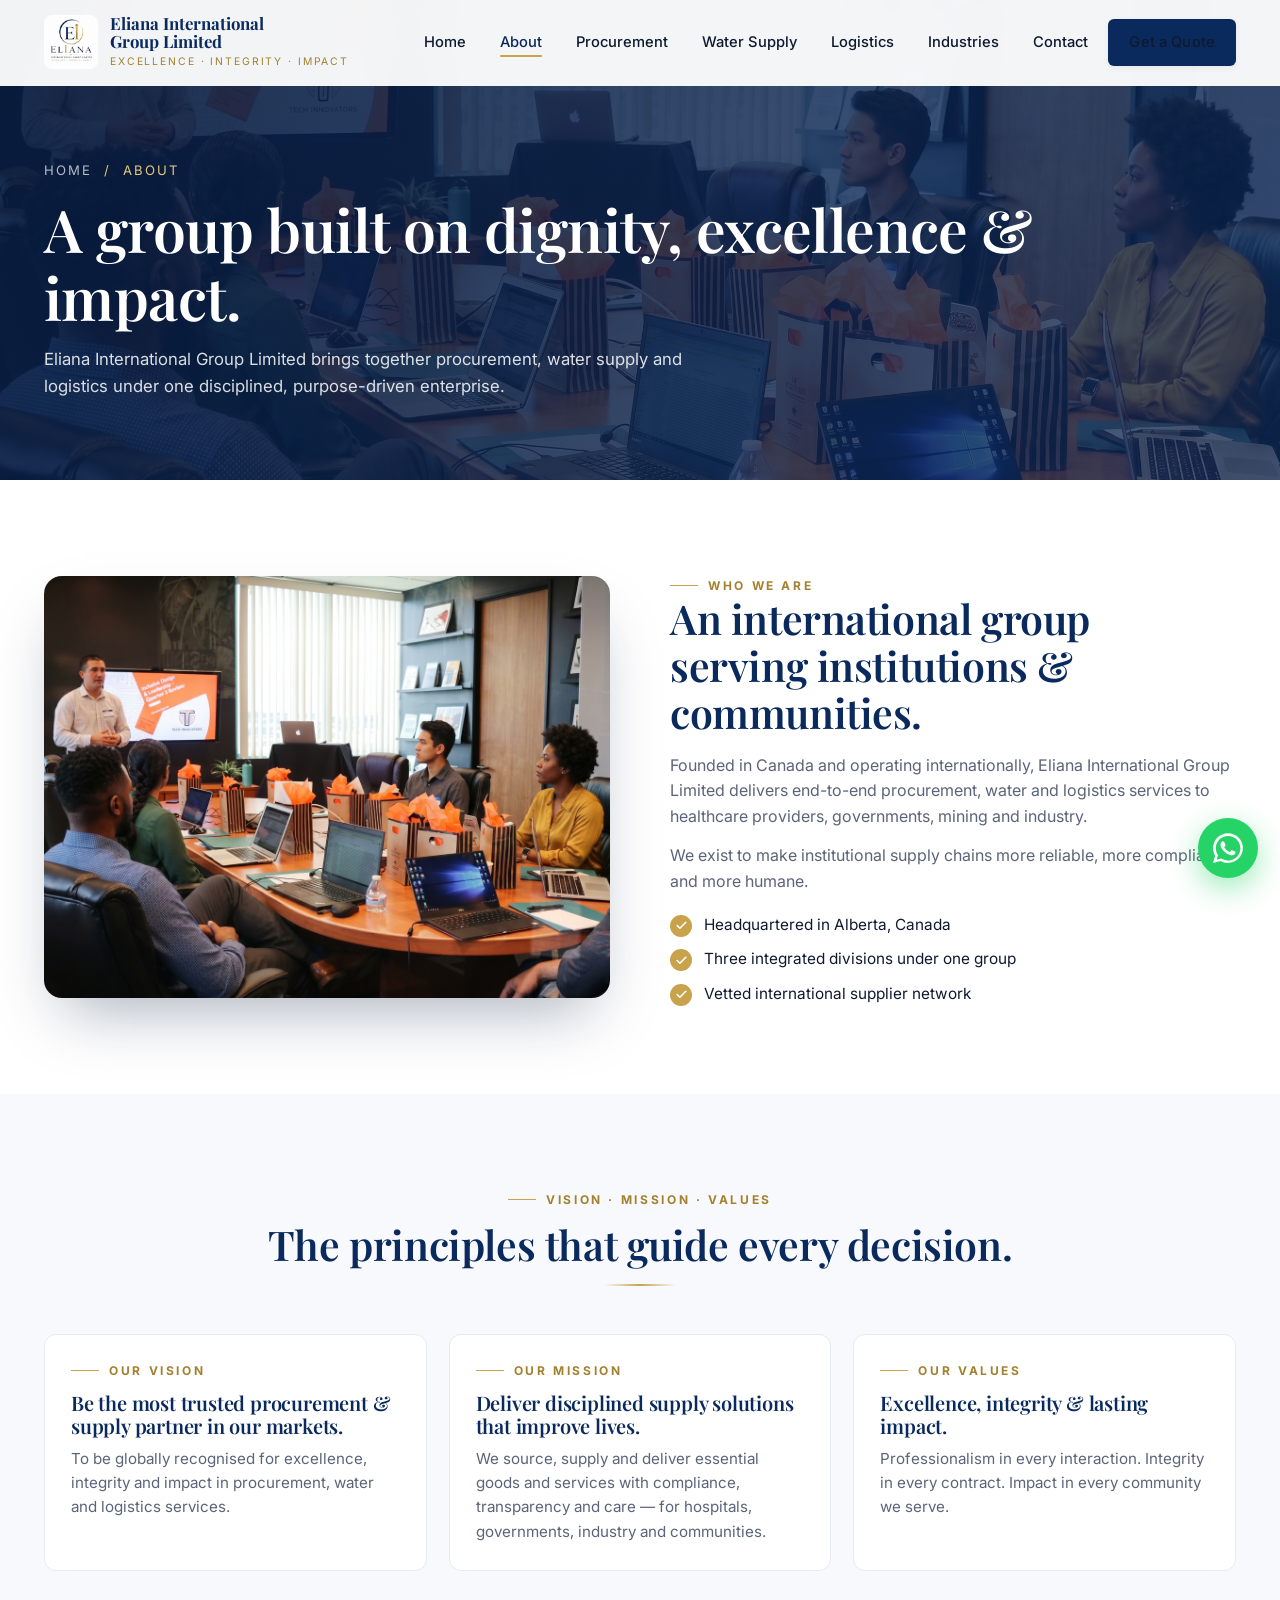
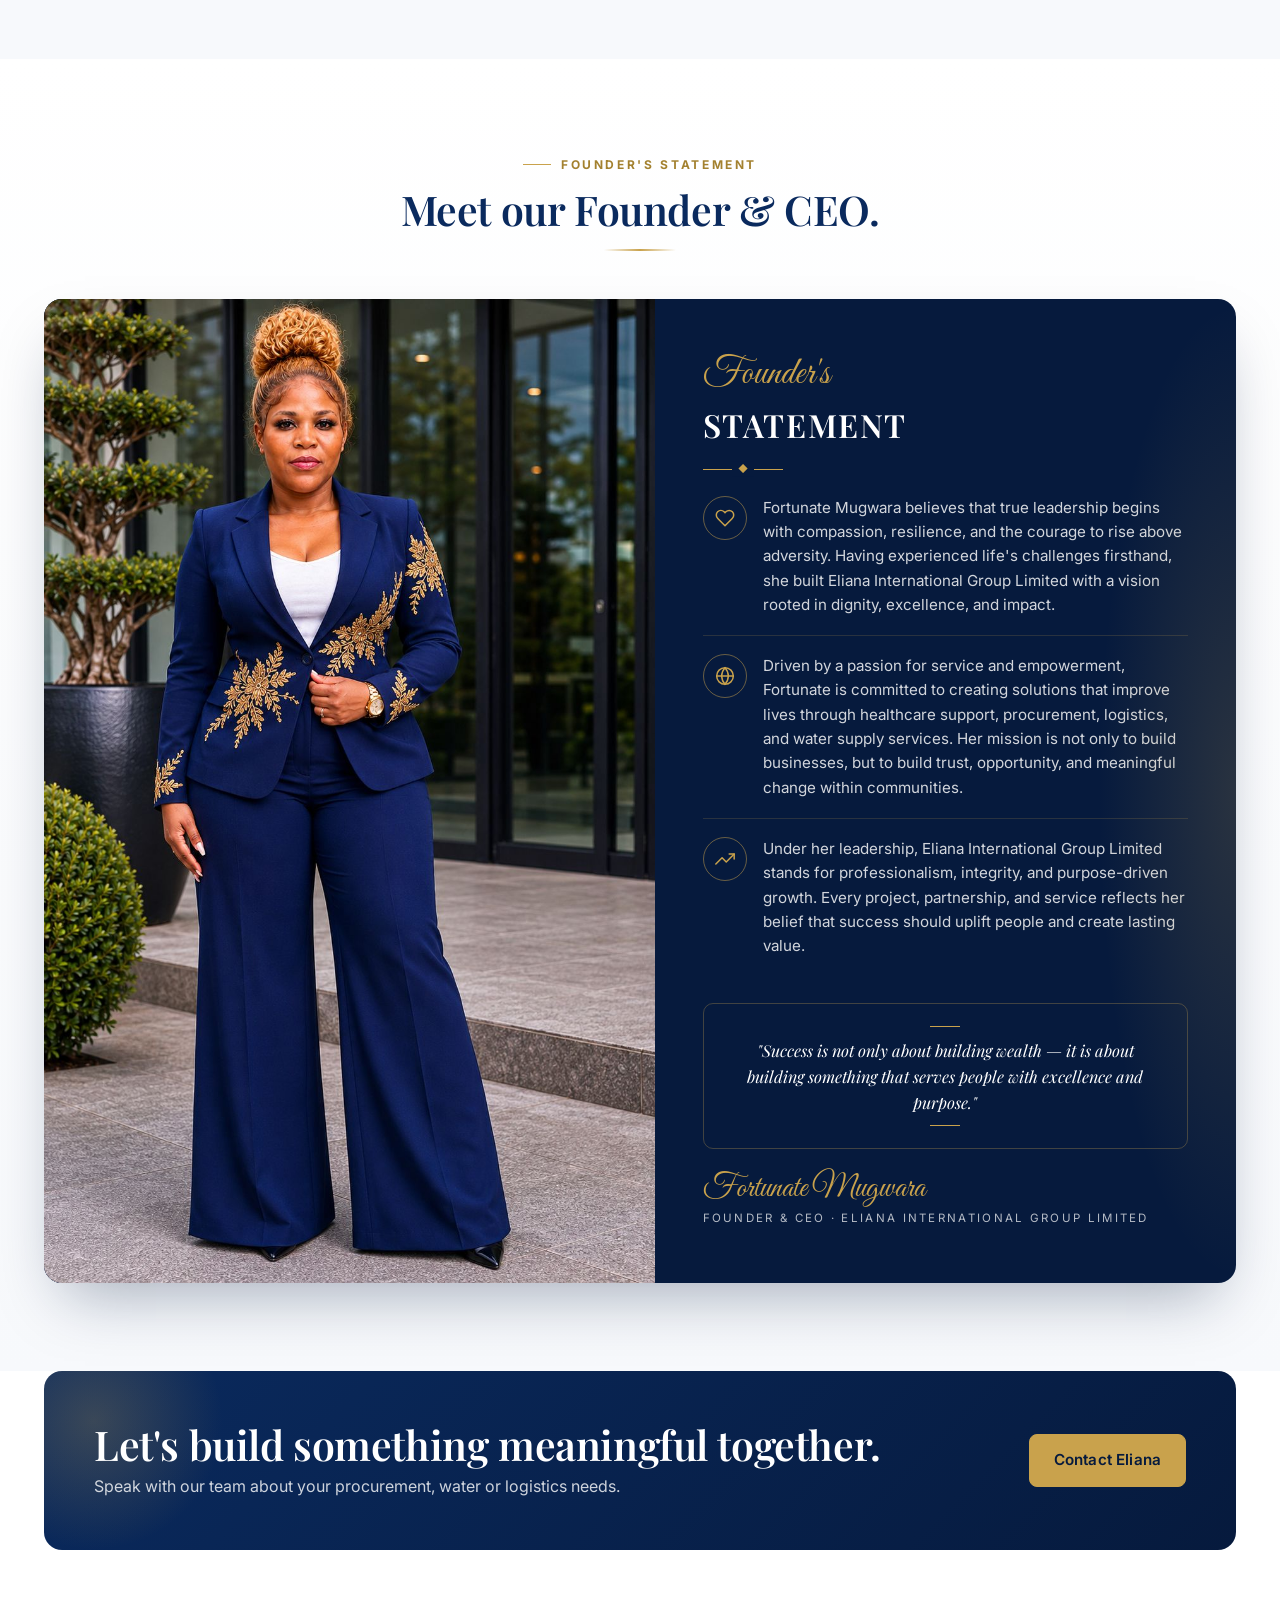
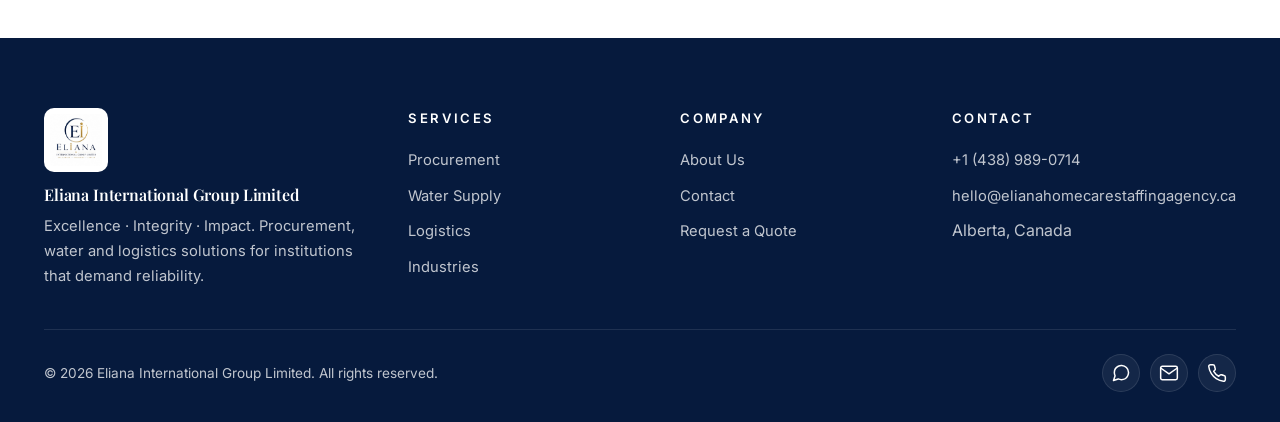
<file: about.html>
<!doctype html>
<html lang="en">
<head>
<meta charset="utf-8" />
<meta name="viewport" content="width=device-width,initial-scale=1" />
<title>About Us — Eliana International Group Limited</title>
<meta name="description" content="Vision, mission and global operations approach of Eliana International Group Limited — a Canadian company serving institutions and communities worldwide." />
<link rel="icon" href="assets/img/logo.jpeg" />
<link rel="preconnect" href="https://fonts.googleapis.com">
<link href="https://fonts.googleapis.com/css2?family=Playfair+Display:wght@500;600;700&family=Inter:wght@300;400;500;600;700&family=Great+Vibes&display=swap" rel="stylesheet">
<link rel="stylesheet" href="assets/css/style.css" />
</head>
<body>

<header class="site-header">
  <div class="container nav">
    <a class="brand" href="index.html"><img src="assets/img/logo.jpeg" alt="Eliana logo" /><div><div class="brand-name">Eliana International<br/>Group Limited</div><span class="brand-tag">Excellence · Integrity · Impact</span></div></a>
    <button class="nav-toggle" aria-label="Toggle navigation"><svg class="icon icon-lg" viewBox="0 0 24 24"><line x1="3" y1="6" x2="21" y2="6"/><line x1="3" y1="12" x2="21" y2="12"/><line x1="3" y1="18" x2="21" y2="18"/></svg></button>
    <ul class="nav-links">
      <li><a href="index.html">Home</a></li>
      <li><a href="about.html">About</a></li>
      <li><a href="procurement.html">Procurement</a></li>
      <li><a href="water.html">Water Supply</a></li>
      <li><a href="logistics.html">Logistics</a></li>
      <li><a href="industries.html">Industries</a></li>
      <li><a href="contact.html">Contact</a></li>
      <li class="nav-cta"><a class="btn btn-blue" href="contact.html">Get a Quote</a></li>
    </ul>
  </div>
</header>

<section class="page-hero">
  <div class="hero-bg"><img src="assets/img/ab.jpeg" alt="Corporate boardroom" /></div>
  <div class="hero-overlay"></div>
  <div class="container reveal">
    <div class="breadcrumb"><a href="index.html">Home</a> &nbsp;/&nbsp; About</div>
    <h1>A group built on dignity, excellence &amp; impact.</h1>
    <p>Eliana International Group Limited brings together procurement, water supply and logistics under one disciplined, purpose-driven enterprise.</p>
  </div>
</section>

<section>
  <div class="container">
    <div class="two-col">
      <div class="col-img reveal"><img src="assets/img/ab.jpeg" /></div>
      <div class="col-text reveal delay-1">
        <span class="eyebrow">Who We Are</span>
        <h2>An international group serving institutions &amp; communities.</h2>
        <p>Founded in Canada and operating internationally, Eliana International Group Limited delivers end-to-end procurement, water and logistics services to healthcare providers, governments, mining and industry.</p>
        <p>We exist to make institutional supply chains more reliable, more compliant and more humane.</p>
        <ul class="checklist">
          <li><span class="ic"><svg class="icon" viewBox="0 0 24 24"><polyline points="20 6 9 17 4 12"/></svg></span> Headquartered in Alberta, Canada</li>
          <li><span class="ic"><svg class="icon" viewBox="0 0 24 24"><polyline points="20 6 9 17 4 12"/></svg></span> Three integrated divisions under one group</li>
          <li><span class="ic"><svg class="icon" viewBox="0 0 24 24"><polyline points="20 6 9 17 4 12"/></svg></span> Vetted international supplier network</li>
        </ul>
      </div>
    </div>
  </div>
</section>

<section style="background:var(--surface)">
  <div class="container">
    <div class="section-head reveal">
      <span class="eyebrow">Vision · Mission · Values</span>
      <h2>The principles that guide every decision.</h2>
      <div class="divider-gold"></div>
    </div>
    <div class="pillars">
      <article class="pillar reveal" style="padding:0">
        <div class="pillar-body">
          <span class="eyebrow">Our Vision</span>
          <h3 style="margin-top:10px">Be the most trusted procurement &amp; supply partner in our markets.</h3>
          <p>To be globally recognised for excellence, integrity and impact in procurement, water and logistics services.</p>
        </div>
      </article>
      <article class="pillar reveal delay-1" style="padding:0">
        <div class="pillar-body">
          <span class="eyebrow">Our Mission</span>
          <h3 style="margin-top:10px">Deliver disciplined supply solutions that improve lives.</h3>
          <p>We source, supply and deliver essential goods and services with compliance, transparency and care — for hospitals, governments, industry and communities.</p>
        </div>
      </article>
      <article class="pillar reveal delay-2" style="padding:0">
        <div class="pillar-body">
          <span class="eyebrow">Our Values</span>
          <h3 style="margin-top:10px">Excellence, integrity &amp; lasting impact.</h3>
          <p>Professionalism in every interaction. Integrity in every contract. Impact in every community we serve.</p>
        </div>
      </article>
    </div>
  </div>
</section>

<!-- Founder Statement -->
<section class="founder-section">
  <div class="container">
    <div class="section-head reveal">
      <span class="eyebrow">Founder's Statement</span>
      <h2>Meet our Founder &amp; CEO.</h2>
      <div class="divider-gold"></div>
    </div>
    <div class="founder-card reveal">
      <div class="founder-img"><img src="assets/img/owner.jpeg" alt="Fortunate Mugwara, Founder &amp; CEO" /></div>
      <div class="founder-body">
        <span class="founder-eyebrow">Founder's</span>
        <div class="founder-title">Statement</div>
        <div class="founder-divider"></div>
        <div class="founder-points">
          <div class="founder-point">
            <div class="ic"><svg class="icon" viewBox="0 0 24 24"><path d="M20.84 4.61a5.5 5.5 0 0 0-7.78 0L12 5.67l-1.06-1.06a5.5 5.5 0 0 0-7.78 7.78l1.06 1.06L12 21.23l7.78-7.78 1.06-1.06a5.5 5.5 0 0 0 0-7.78z"/></svg></div>
            <p>Fortunate Mugwara believes that true leadership begins with compassion, resilience, and the courage to rise above adversity. Having experienced life's challenges firsthand, she built Eliana International Group Limited with a vision rooted in dignity, excellence, and impact.</p>
          </div>
          <div class="founder-point">
            <div class="ic"><svg class="icon" viewBox="0 0 24 24"><circle cx="12" cy="12" r="10"/><line x1="2" y1="12" x2="22" y2="12"/><path d="M12 2a15.3 15.3 0 0 1 4 10 15.3 15.3 0 0 1-4 10 15.3 15.3 0 0 1-4-10 15.3 15.3 0 0 1 4-10z"/></svg></div>
            <p>Driven by a passion for service and empowerment, Fortunate is committed to creating solutions that improve lives through healthcare support, procurement, logistics, and water supply services. Her mission is not only to build businesses, but to build trust, opportunity, and meaningful change within communities.</p>
          </div>
          <div class="founder-point">
            <div class="ic"><svg class="icon" viewBox="0 0 24 24"><polyline points="23 6 13.5 15.5 8.5 10.5 1 18"/><polyline points="17 6 23 6 23 12"/></svg></div>
            <p>Under her leadership, Eliana International Group Limited stands for professionalism, integrity, and purpose-driven growth. Every project, partnership, and service reflects her belief that success should uplift people and create lasting value.</p>
          </div>
        </div>
        <div class="founder-quote">"Success is not only about building wealth — it is about building something that serves people with excellence and purpose."</div>
        <div class="founder-sign">
          <div>
            <div class="name">Fortunate Mugwara</div>
            <div class="role">Founder &amp; CEO · Eliana International Group Limited</div>
          </div>
        </div>
      </div>
    </div>
  </div>
</section>

<section style="padding-top:0">
  <div class="container">
    <div class="cta-strip reveal">
      <div>
        <h2>Let's build something meaningful together.</h2>
        <p>Speak with our team about your procurement, water or logistics needs.</p>
      </div>
      <a class="btn btn-gold" href="contact.html">Contact Eliana</a>
    </div>
  </div>
</section>

<footer>
  <div class="container">
    <div class="foot-grid">
      <div class="foot-brand">
        <img src="assets/img/logo.jpeg" alt="Eliana logo" />
        <h4>Eliana International Group Limited</h4>
        <p>Excellence · Integrity · Impact. Procurement, water and logistics solutions for institutions that demand reliability.</p>
      </div>
      <div class="foot-col"><h5>Services</h5><ul><li><a href="procurement.html">Procurement</a></li><li><a href="water.html">Water Supply</a></li><li><a href="logistics.html">Logistics</a></li><li><a href="industries.html">Industries</a></li></ul></div>
      <div class="foot-col"><h5>Company</h5><ul><li><a href="about.html">About Us</a></li><li><a href="contact.html">Contact</a></li><li><a href="contact.html">Request a Quote</a></li></ul></div>
      <div class="foot-col"><h5>Contact</h5><ul><li><a href="tel:+14389890714">+1 (438) 989-0714</a></li><li><a href="mailto:hello@elianahomecarestaffingagency.ca">hello@elianahomecarestaffingagency.ca</a></li><li>Alberta, Canada</li></ul></div>
    </div>
    <div class="foot-bar">
      <div>© <span id="year"></span> Eliana International Group Limited. All rights reserved.</div>
      <div class="socials"><a href="https://wa.me/14389890714" aria-label="WhatsApp"><svg class="icon" viewBox="0 0 24 24"><path d="M21 11.5a8.38 8.38 0 0 1-.9 3.8 8.5 8.5 0 0 1-7.6 4.7 8.38 8.38 0 0 1-3.8-.9L3 21l1.9-5.7a8.38 8.38 0 0 1-.9-3.8 8.5 8.5 0 0 1 4.7-7.6 8.38 8.38 0 0 1 3.8-.9h.5a8.48 8.48 0 0 1 8 8v.5z"/></svg></a><a href="mailto:hello@elianahomecarestaffingagency.ca" aria-label="Email"><svg class="icon" viewBox="0 0 24 24"><path d="M4 4h16c1.1 0 2 .9 2 2v12c0 1.1-.9 2-2 2H4c-1.1 0-2-.9-2-2V6c0-1.1.9-2 2-2z"/><polyline points="22,6 12,13 2,6"/></svg></a><a href="tel:+14389890714" aria-label="Phone"><svg class="icon" viewBox="0 0 24 24"><path d="M22 16.92v3a2 2 0 0 1-2.18 2 19.79 19.79 0 0 1-8.63-3.07 19.5 19.5 0 0 1-6-6 19.79 19.79 0 0 1-3.07-8.67A2 2 0 0 1 4.11 2h3a2 2 0 0 1 2 1.72c.13.96.37 1.9.72 2.81a2 2 0 0 1-.45 2.11L8.09 9.91a16 16 0 0 0 6 6l1.27-1.27a2 2 0 0 1 2.11-.45c.91.35 1.85.59 2.81.72A2 2 0 0 1 22 16.92z"/></svg></a></div>
    </div>
  </div>
</footer>

<a class="whatsapp-float" href="https://wa.me/14389890714?text=Hello%20Eliana%2C%20I%27d%20like%20to%20learn%20more." target="_blank" rel="noopener" aria-label="Chat on WhatsApp"><svg viewBox="0 0 32 32"><path d="M16 .395C7.211.395.103 7.504.103 16.293c0 2.917.781 5.673 2.146 8.058L0 32l7.881-2.207a15.83 15.83 0 0 0 8.119 2.207h.001c8.789 0 15.896-7.108 15.896-15.897C31.897 7.504 24.789.395 16 .395zm0 28.961a13.05 13.05 0 0 1-6.659-1.823l-.477-.283-4.939 1.383 1.404-4.811-.31-.494a13.06 13.06 0 0 1-1.999-6.939c0-7.222 5.876-13.098 13.098-13.098 7.222 0 13.098 5.876 13.098 13.098 0 7.222-5.876 13.098-13.098 13.098zm7.182-9.808c-.394-.197-2.329-1.149-2.69-1.281-.361-.131-.624-.197-.886.197-.262.394-1.017 1.281-1.247 1.543-.23.262-.46.295-.854.099-.394-.197-1.662-.613-3.166-1.954-1.171-1.044-1.962-2.334-2.193-2.728-.23-.394-.025-.607.173-.803.177-.176.394-.46.591-.689.197-.23.262-.394.394-.656.131-.262.066-.492-.033-.689-.099-.197-.886-2.136-1.214-2.925-.32-.768-.645-.664-.886-.677-.23-.012-.492-.014-.755-.014a1.45 1.45 0 0 0-1.05.492c-.361.394-1.378 1.346-1.378 3.285 0 1.938 1.411 3.812 1.608 4.074.197.262 2.779 4.244 6.732 5.95.94.406 1.674.648 2.246.83.943.3 1.802.258 2.481.156.757-.113 2.329-.952 2.658-1.871.328-.92.328-1.707.23-1.871-.099-.164-.361-.262-.755-.46z"/></svg></a>

<script src="assets/js/script.js"></script>
</body>
</html>
</file>
<file: assets/css/style.css>
/* Eliana International Group — clean white / blue / gold */
:root{
  --blue:#0A2A5E;
  --blue-deep:#061a3d;
  --blue-soft:#1a4490;
  --blue-50:#eef3fb;
  --gold:#C9A24C;
  --gold-light:#E8C77A;
  --gold-deep:#a3812f;
  --white:#ffffff;
  --bg:#ffffff;
  --surface:#f7f9fc;
  --text:#0f1a30;
  --muted:#5b6478;
  --line:#e6ebf2;
  --shadow-sm:0 2px 6px rgba(10,42,94,.06);
  --shadow:0 12px 30px -12px rgba(10,42,94,.18);
  --shadow-lg:0 30px 60px -20px rgba(6,26,61,.35);
  --radius:12px;
  --container:1240px;
  --t:cubic-bezier(.2,.7,.2,1);
}
*{box-sizing:border-box;margin:0;padding:0}
html{scroll-behavior:smooth}
body{
  font-family:'Inter',system-ui,-apple-system,sans-serif;
  color:var(--text);background:var(--bg);
  line-height:1.6;-webkit-font-smoothing:antialiased;
}
img{max-width:100%;display:block}
a{color:inherit;text-decoration:none}
h1,h2,h3,h4{font-family:'Playfair Display',Georgia,serif;color:var(--blue);line-height:1.15;font-weight:600;letter-spacing:-.01em}
h1{font-size:clamp(2.2rem,4.6vw,3.8rem)}
h2{font-size:clamp(1.8rem,3.2vw,2.6rem)}
h3{font-size:1.25rem}
.container{max-width:var(--container);margin:0 auto;padding:0 24px}
section{padding:88px 0}
.eyebrow{font-weight:700;letter-spacing:.22em;text-transform:uppercase;font-size:.75rem;color:var(--gold-deep);display:inline-flex;align-items:center;gap:10px}
.eyebrow::before{content:"";width:28px;height:1px;background:var(--gold)}
.section-head{max-width:760px;margin:0 auto 48px;text-align:center}
.section-head h2{margin-top:12px}
.section-head p{margin-top:14px;color:var(--muted);font-size:1.05rem}
.divider-gold{width:72px;height:2px;background:linear-gradient(90deg,transparent,var(--gold),transparent);margin:16px auto 0}

/* Icons */
.icon{width:20px;height:20px;stroke:currentColor;fill:none;stroke-width:1.8;stroke-linecap:round;stroke-linejoin:round;flex-shrink:0}
.icon-lg{width:28px;height:28px}
.icon-xl{width:36px;height:36px}

/* Buttons — blue solid + white outline */
.btn{display:inline-flex;align-items:center;gap:10px;padding:13px 24px;border-radius:8px;font-weight:600;font-size:.95rem;letter-spacing:.01em;transition:all .3s var(--t);border:1.5px solid transparent;cursor:pointer;font-family:inherit;white-space:nowrap}
.btn-blue{background:var(--blue);color:#fff;box-shadow:var(--shadow-sm)}
.btn-blue:hover{background:var(--blue-white);transform:translateY(-2px);box-shadow:var(--shadow)}
.btn-white{background:transparent;color:#fff;border-color:rgba(255,255,255,.8)}
.btn-white:hover{background:#fff;color:var(--blue)}
.btn-outline-blue{background:transparent;color:var(--blue);border-color:var(--blue)}
.btn-outline-blue:hover{background:var(--blue);color:#fff}
.btn-gold{background:var(--gold);color:var(--blue-deep);border-color:var(--gold)}
.btn-gold:hover{background:var(--gold-deep);color:#fff}
.btn .icon{width:16px;height:16px;stroke-width:2.2}

/* Header */
.site-header{position:fixed;top:0;left:0;right:0;z-index:50;background:rgba(255,255,255,.95);backdrop-filter:blur(12px);border-bottom:1px solid transparent;transition:all .3s var(--t)}
.site-header.scrolled{border-bottom-color:var(--line);box-shadow:0 6px 20px -10px rgba(10,42,94,.15)}
.site-header .nav{display:flex;align-items:center;justify-content:space-between;padding:14px 24px;gap:24px}
.brand{display:flex;align-items:center;gap:12px}
.brand img{width:54px;height:54px;object-fit:contain;border-radius:8px}
.brand-name{font-family:'Playfair Display',serif;font-weight:700;color:var(--blue);font-size:1.05rem;line-height:1.1}
.brand-tag{display:block;font-size:.65rem;letter-spacing:.18em;color:var(--gold-deep);text-transform:uppercase;margin-top:3px}
.nav-links{list-style:none;display:flex;align-items:center;gap:6px}
.nav-links a{padding:10px 14px;font-size:.92rem;font-weight:500;color:var(--text);border-radius:6px;transition:all .25s var(--t);position:relative}
.nav-links a:hover{color:var(--blue)}
.nav-links a.active{color:var(--blue)}
.nav-links a.active::after{content:"";position:absolute;left:14px;right:14px;bottom:4px;height:2px;background:var(--gold);border-radius:2px}
.nav-cta a{padding:11px 20px !important}
.nav-toggle{display:none;background:none;border:none;color:var(--blue);cursor:pointer;padding:8px}

/* Hero */
.hero{position:relative;min-height:92vh;display:flex;align-items:center;color:#fff;overflow:hidden;padding-top:120px}
.hero-bg{position:absolute;inset:0;z-index:0}
.hero-bg img{width:100%;height:100%;object-fit:cover}
.hero-overlay{position:absolute;inset:0;background:linear-gradient(120deg,rgba(6,26,61,.92) 0%,rgba(10,42,94,.78) 55%,rgba(10,42,94,.55) 100%);z-index:1}
.hero-inner{position:relative;z-index:2;max-width:880px}
.hero h1{color:#fff;margin-top:18px}
.hero h1 .accent{color:var(--gold);font-style:italic}
.hero p.lede{margin-top:22px;font-size:1.15rem;color:rgba(255,255,255,.85);max-width:640px}
.hero-cta{margin-top:34px;display:flex;gap:14px;flex-wrap:wrap}
.hero-eyebrow{color:var(--gold-light)}
.hero-eyebrow::before{background:var(--gold-light)}
.hero-stats{display:grid;grid-template-columns:repeat(4,1fr);gap:24px;margin-top:60px;padding-top:34px;border-top:1px solid rgba(255,255,255,.18)}
.hero-stats .stat .num{font-family:'Playfair Display',serif;font-size:2.2rem;color:var(--gold);font-weight:600}
.hero-stats .stat .lbl{font-size:.8rem;letter-spacing:.15em;text-transform:uppercase;color:rgba(255,255,255,.7);margin-top:4px}

/* Page hero (interior) */
.page-hero{position:relative;min-height:50vh;display:flex;align-items:center;color:#fff;padding:160px 0 80px;overflow:hidden}
.page-hero .hero-bg{position:absolute;inset:0;z-index:0}
.page-hero .hero-bg img{width:100%;height:100%;object-fit:cover}
.page-hero .hero-overlay{position:absolute;inset:0;background:linear-gradient(120deg,rgba(6,26,61,.92),rgba(10,42,94,.72));z-index:1}
.page-hero .container{position:relative;z-index:2}
.page-hero h1{color:#fff;margin:14px 0 16px}
.page-hero p{color:rgba(255,255,255,.85);max-width:680px;font-size:1.05rem}
.breadcrumb{font-size:.82rem;letter-spacing:.15em;text-transform:uppercase;color:var(--gold-light)}
.breadcrumb a{color:rgba(255,255,255,.7)}
.breadcrumb a:hover{color:#fff}

/* Service cards */
.service-grid{display:grid;grid-template-columns:repeat(auto-fit,minmax(280px,1fr));gap:22px}
.service{background:#fff;border:1px solid var(--line);border-radius:var(--radius);padding:30px 26px;position:relative;transition:all .35s var(--t);overflow:hidden}
.service::before{content:"";position:absolute;left:0;top:0;width:100%;height:3px;background:var(--gold);transform:scaleX(0);transform-origin:left;transition:transform .4s var(--t)}
.service:hover{transform:translateY(-4px);box-shadow:var(--shadow);border-color:transparent}
.service:hover::before{transform:scaleX(1)}
.service .icn{width:54px;height:54px;border-radius:12px;background:var(--blue-50);color:var(--blue);display:inline-flex;align-items:center;justify-content:center;margin-bottom:18px;transition:all .35s var(--t)}
.service:hover .icn{background:var(--blue);color:#fff;transform:rotate(-6deg) scale(1.05)}
.service .icn .icon{width:26px;height:26px;stroke-width:1.8}
.service-num{position:absolute;top:24px;right:24px;font-family:'Playfair Display',serif;font-size:1.1rem;color:var(--gold);font-weight:600;letter-spacing:.1em}
.service h3{margin-bottom:10px;color:var(--blue)}
.service p{color:var(--muted);font-size:.95rem}

/* Pillars (home) */
.pillars{display:grid;grid-template-columns:repeat(3,1fr);gap:22px}
.pillar{background:#fff;border:1px solid var(--line);border-radius:var(--radius);overflow:hidden;transition:all .35s var(--t);display:flex;flex-direction:column}
.pillar:hover{transform:translateY(-4px);box-shadow:var(--shadow-lg);border-color:transparent}
.pillar-img{height:220px;overflow:hidden;position:relative}
.pillar-img img{width:100%;height:100%;object-fit:cover;transition:transform .6s var(--t)}
.pillar:hover .pillar-img img{transform:scale(1.06)}
.pillar-img::after{content:"";position:absolute;inset:0;background:linear-gradient(180deg,rgba(6,26,61,0) 50%,rgba(6,26,61,.6))}
.pillar-body{padding:26px;flex:1;display:flex;flex-direction:column}
.pillar-body h3{margin-bottom:10px}
.pillar-body p{color:var(--muted);font-size:.95rem;flex:1}
.pillar-link{margin-top:18px;display:inline-flex;align-items:center;gap:8px;color:var(--blue);font-weight:600;font-size:.92rem}
.pillar-link .icon{width:16px;height:16px;transition:transform .3s var(--t)}
.pillar-link:hover .icon{transform:translateX(4px)}

/* Why us / features */
.feature-grid{display:grid;grid-template-columns:repeat(4,1fr);gap:22px}
.feature{padding:26px;background:#fff;border:1px solid var(--line);border-radius:var(--radius);text-align:left;transition:all .3s var(--t)}
.feature:hover{border-color:var(--gold);transform:translateY(-3px)}
.feature .icn{width:46px;height:46px;border-radius:10px;background:linear-gradient(135deg,var(--gold),var(--gold-deep));color:#fff;display:inline-flex;align-items:center;justify-content:center;margin-bottom:14px}
.feature h4{font-family:'Inter',sans-serif;font-size:1.02rem;font-weight:600;color:var(--blue);margin-bottom:6px}
.feature p{color:var(--muted);font-size:.9rem}

/* Founder section */
.founder-section{background:linear-gradient(180deg,#fff,var(--surface))}
.founder-card{display:grid;grid-template-columns:1.05fr 1fr;gap:0;background:#061a3d;border-radius:18px;overflow:hidden;box-shadow:var(--shadow-lg);position:relative}
.founder-img{position:relative;min-height:560px;background:#0a1f44}
.founder-img img{width:100%;height:100%;object-fit:cover;object-position:center top}
.founder-body{padding:56px 48px;color:#fff;position:relative}
.founder-body::before{content:"";position:absolute;right:-1px;top:0;bottom:0;width:140px;background:radial-gradient(ellipse at right,rgba(201,162,76,.18),transparent 70%);pointer-events:none}
.founder-eyebrow{font-family:'Great Vibes',cursive;font-size:2.4rem;color:var(--gold);line-height:1;display:block;margin-bottom:6px}
.founder-title{font-family:'Playfair Display',serif;font-size:2rem;color:#fff;font-weight:600;letter-spacing:.05em;text-transform:uppercase}
.founder-divider{width:80px;height:1px;background:var(--gold);margin:18px 0 26px;position:relative}
.founder-divider::after{content:"◆";position:absolute;left:50%;top:50%;transform:translate(-50%,-50%);color:var(--gold);font-size:.6rem;background:#061a3d;padding:0 6px}
.founder-points{display:flex;flex-direction:column;gap:18px}
.founder-point{display:grid;grid-template-columns:44px 1fr;gap:16px;align-items:start;padding-bottom:18px;border-bottom:1px solid rgba(201,162,76,.18)}
.founder-point:last-child{border-bottom:none}
.founder-point .ic{width:44px;height:44px;border:1px solid rgba(201,162,76,.5);border-radius:50%;color:var(--gold);display:flex;align-items:center;justify-content:center}
.founder-point p{color:rgba(255,255,255,.82);font-size:.95rem;line-height:1.6}
.founder-quote{margin-top:26px;padding:22px 24px;border:1px solid rgba(201,162,76,.3);border-radius:10px;color:#fff;font-family:'Playfair Display',serif;font-style:italic;font-size:1.02rem;text-align:center;position:relative}
.founder-quote::before,.founder-quote::after{content:"";display:block;width:30px;height:1px;background:var(--gold);margin:0 auto 10px}
.founder-quote::after{margin:10px auto 0}
.founder-sign{margin-top:24px;display:flex;align-items:center;justify-content:space-between;gap:16px;flex-wrap:wrap}
.founder-sign .name{font-family:'Great Vibes',cursive;color:var(--gold);font-size:2rem;line-height:1}
.founder-sign .role{font-size:.72rem;letter-spacing:.2em;color:rgba(255,255,255,.7);text-transform:uppercase;margin-top:4px}

/* Industries grid */
.ind-grid{display:grid;grid-template-columns:repeat(auto-fit,minmax(220px,1fr));gap:18px}
.ind{background:#fff;border:1px solid var(--line);border-radius:var(--radius);padding:26px 22px;text-align:center;transition:all .3s var(--t)}
.ind:hover{transform:translateY(-4px);border-color:var(--blue);box-shadow:var(--shadow)}
.ind .icn{width:54px;height:54px;border-radius:50%;background:var(--blue-50);color:var(--blue);display:inline-flex;align-items:center;justify-content:center;margin-bottom:14px;transition:all .35s var(--t)}
.ind:hover .icn{background:var(--gold);color:#fff}
.ind h4{font-family:'Playfair Display',serif;color:var(--blue);font-size:1.1rem;margin-bottom:8px}
.ind p{color:var(--muted);font-size:.88rem}

/* Product cards (water page) */
.products-grid{display:grid;grid-template-columns:repeat(auto-fit,minmax(260px,1fr));gap:22px}
.product{background:#fff;border:1px solid var(--line);border-radius:var(--radius);overflow:hidden;transition:all .35s var(--t);display:flex;flex-direction:column}
.product:hover{transform:translateY(-6px);box-shadow:var(--shadow-lg);border-color:transparent}
.product-img{height:280px;background:linear-gradient(180deg,var(--blue-50),#fff);display:flex;align-items:center;justify-content:center;padding:18px;overflow:hidden}
.product-img img{max-height:100%;width:auto;object-fit:contain;transition:transform .5s var(--t)}
.product:hover .product-img img{transform:scale(1.05)}
.product-body{padding:22px 24px 26px;text-align:center;border-top:1px solid var(--line)}
.product-body h3{color:var(--blue);margin-bottom:6px}
.product-body .size{color:var(--gold-deep);font-weight:600;font-size:.82rem;letter-spacing:.15em;text-transform:uppercase;margin-bottom:10px}
.product-body p{color:var(--muted);font-size:.92rem}

/* Procurement equipment list */
.equip-grid{display:grid;grid-template-columns:repeat(auto-fit,minmax(220px,1fr));gap:16px;margin-top:18px}
.equip{background:#fff;border:1px solid var(--line);border-radius:10px;padding:18px 20px;display:flex;align-items:center;gap:12px;transition:all .25s var(--t)}
.equip:hover{border-color:var(--gold);background:var(--surface);transform:translateX(3px)}
.equip .ic{width:38px;height:38px;border-radius:8px;background:var(--blue-50);color:var(--blue);display:inline-flex;align-items:center;justify-content:center;flex-shrink:0}
.equip span{font-weight:500;color:var(--text);font-size:.95rem}

/* Two-col image+text */
.two-col{display:grid;grid-template-columns:1fr 1fr;gap:60px;align-items:center}
.two-col.reverse{direction:rtl}
.two-col.reverse > *{direction:ltr}
.two-col .col-img{border-radius:18px;overflow:hidden;box-shadow:var(--shadow-lg);position:relative}
.two-col .col-img img{width:100%;height:100%;object-fit:cover;min-height:380px}
.two-col .col-text h2{margin-bottom:16px}
.two-col .col-text p{color:var(--muted);margin-bottom:14px}
.checklist{list-style:none;margin-top:18px;display:flex;flex-direction:column;gap:10px}
.checklist li{display:flex;align-items:start;gap:12px;color:var(--text);font-size:.96rem}
.checklist li .ic{width:22px;height:22px;border-radius:50%;background:var(--gold);color:#fff;display:inline-flex;align-items:center;justify-content:center;flex-shrink:0;margin-top:2px}
.checklist li .ic .icon{width:13px;height:13px;stroke-width:3}

/* Newsletter */
.newsletter{background:linear-gradient(135deg,var(--blue-deep),var(--blue));color:#fff;border-radius:18px;padding:56px 48px;position:relative;overflow:hidden}
.newsletter::before{content:"";position:absolute;right:-100px;top:-100px;width:300px;height:300px;border-radius:50%;background:radial-gradient(circle,rgba(201,162,76,.25),transparent 70%)}
.newsletter-inner{display:grid;grid-template-columns:1fr 1fr;gap:40px;align-items:center;position:relative;z-index:1}
.newsletter h2{color:#fff;margin-bottom:10px}
.newsletter p{color:rgba(255,255,255,.78)}
.newsletter form{display:flex;gap:10px;background:#fff;padding:6px;border-radius:50px;box-shadow:var(--shadow)}
.newsletter input{flex:1;border:none;outline:none;padding:14px 20px;font-family:inherit;font-size:.95rem;background:transparent;color:var(--text)}
.newsletter button{border:none;background:var(--gold);color:var(--blue-deep);padding:14px 24px;border-radius:50px;font-weight:600;cursor:pointer;font-family:inherit;display:inline-flex;align-items:center;gap:8px;transition:all .3s var(--t)}
.newsletter button:hover{background:var(--gold-deep);color:#fff}
.newsletter-msg{margin-top:14px;font-size:.88rem;color:var(--gold-light);min-height:1.2em}

/* Contact */
.contact-grid{display:grid;grid-template-columns:1.2fr 1fr;gap:40px}
.form-card{background:#fff;border:1px solid var(--line);border-radius:var(--radius);padding:36px;box-shadow:var(--shadow-sm)}
.form-row{display:grid;grid-template-columns:1fr 1fr;gap:16px;margin-bottom:16px}
.field{display:flex;flex-direction:column;gap:6px}
.field.full{grid-column:1/-1}
.field label{font-size:.82rem;font-weight:600;color:var(--blue);letter-spacing:.04em}
.field input,.field select,.field textarea{padding:13px 14px;border:1px solid var(--line);border-radius:8px;font-family:inherit;font-size:.95rem;color:var(--text);background:#fff;transition:all .25s var(--t)}
.field input:focus,.field select:focus,.field textarea:focus{outline:none;border-color:var(--blue);box-shadow:0 0 0 3px rgba(10,42,94,.1)}
.field textarea{resize:vertical;min-height:120px}
.form-msg{display:none;padding:14px 16px;border-radius:8px;background:#e9f7ee;color:#15663a;border:1px solid #b6e0c4;font-size:.92rem;margin-bottom:16px}
.form-msg.show{display:block}
.form-msg.error{background:#fdecec;color:#8a1c1c;border-color:#f3b6b6}
.contact-card{background:var(--blue);color:#fff;border-radius:var(--radius);padding:36px;box-shadow:var(--shadow);position:relative;overflow:hidden}
.contact-card::after{content:"";position:absolute;right:-60px;bottom:-60px;width:200px;height:200px;border-radius:50%;background:radial-gradient(circle,rgba(201,162,76,.2),transparent 70%)}
.contact-card h3{color:#fff;font-size:1.5rem;margin-bottom:18px}
.contact-list{list-style:none;display:flex;flex-direction:column;gap:18px;margin-top:18px;position:relative;z-index:1}
.contact-list li{display:flex;gap:14px;align-items:start}
.contact-list .ic{width:42px;height:42px;border-radius:10px;background:rgba(255,255,255,.1);color:var(--gold-light);display:inline-flex;align-items:center;justify-content:center;flex-shrink:0;border:1px solid rgba(201,162,76,.35)}
.contact-list .lbl{font-size:.7rem;letter-spacing:.18em;text-transform:uppercase;color:rgba(255,255,255,.65)}
.contact-list .val{color:#fff;font-weight:500;word-break:break-word}
.contact-list a:hover{color:var(--gold-light)}

/* Footer */
footer{background:var(--blue-deep);color:rgba(255,255,255,.75);padding:70px 0 30px}
.foot-grid{display:grid;grid-template-columns:1.4fr 1fr 1fr 1fr;gap:40px;margin-bottom:40px}
.foot-brand img{width:64px;height:64px;border-radius:10px;margin-bottom:14px;background:#fff;padding:6px}
.foot-brand h4{color:#fff;font-family:'Playfair Display',serif;margin-bottom:10px}
.foot-brand p{font-size:.92rem;line-height:1.7}
.foot-col h5{color:#fff;font-size:.82rem;letter-spacing:.18em;text-transform:uppercase;margin-bottom:18px;font-family:'Inter',sans-serif;font-weight:600}
.foot-col ul{list-style:none;display:flex;flex-direction:column;gap:10px}
.foot-col a{font-size:.92rem;transition:color .25s}
.foot-col a:hover{color:var(--gold-light)}
.foot-bar{border-top:1px solid rgba(255,255,255,.1);padding-top:24px;display:flex;justify-content:space-between;align-items:center;flex-wrap:wrap;gap:14px;font-size:.85rem}
.socials{display:flex;gap:10px}
.socials a{width:38px;height:38px;border-radius:50%;background:rgba(255,255,255,.06);display:inline-flex;align-items:center;justify-content:center;color:#fff;border:1px solid rgba(255,255,255,.1);transition:all .25s}
.socials a:hover{background:var(--gold);color:var(--blue-deep);border-color:var(--gold)}

/* Floating WhatsApp */
.whatsapp-float{position:fixed;right:22px;bottom:22px;width:60px;height:60px;border-radius:50%;background:#25D366;color:#fff;display:inline-flex;align-items:center;justify-content:center;z-index:60;box-shadow:0 10px 30px rgba(37,211,102,.45);transition:all .3s var(--t);animation:pulseRing 2.4s infinite}
.whatsapp-float:hover{transform:scale(1.08)}
.whatsapp-float svg{width:30px;height:30px;fill:#fff}
@keyframes pulseRing{0%{box-shadow:0 10px 30px rgba(37,211,102,.45),0 0 0 0 rgba(37,211,102,.5)}70%{box-shadow:0 10px 30px rgba(37,211,102,.45),0 0 0 18px rgba(37,211,102,0)}100%{box-shadow:0 10px 30px rgba(37,211,102,.45),0 0 0 0 rgba(37,211,102,0)}}

/* Reveal animations */
.reveal{opacity:0;transform:translateY(28px);transition:opacity .8s var(--t),transform .8s var(--t)}
.reveal.in{opacity:1;transform:none}
.reveal.delay-1{transition-delay:.08s}
.reveal.delay-2{transition-delay:.16s}
.reveal.delay-3{transition-delay:.24s}

/* CTA strip */
.cta-strip{background:linear-gradient(135deg,var(--blue),var(--blue-deep));color:#fff;border-radius:18px;padding:50px;display:flex;justify-content:space-between;align-items:center;gap:30px;flex-wrap:wrap;position:relative;overflow:hidden}
.cta-strip::before{content:"";position:absolute;left:-80px;top:-80px;width:260px;height:260px;border-radius:50%;background:radial-gradient(circle,rgba(201,162,76,.25),transparent 70%)}
.cta-strip h2{color:#fff;margin:0;position:relative}
.cta-strip p{color:rgba(255,255,255,.8);margin-top:6px;position:relative}
.cta-strip .btn{position:relative}

/* Responsive */
@media (max-width:980px){
  .nav-toggle{display:inline-flex}
  .nav-links{position:absolute;top:100%;left:0;right:0;background:#fff;flex-direction:column;align-items:stretch;padding:14px;gap:4px;border-bottom:1px solid var(--line);box-shadow:var(--shadow);transform:translateY(-12px);opacity:0;pointer-events:none;transition:all .25s var(--t)}
  .nav-links.open{transform:none;opacity:1;pointer-events:auto}
  .nav-links a{padding:13px 16px}
  .pillars,.feature-grid,.foot-grid{grid-template-columns:1fr 1fr}
  .founder-card,.two-col,.newsletter-inner,.contact-grid{grid-template-columns:1fr}
  .founder-img{min-height:420px}
  .founder-body{padding:36px 28px}
  .hero-stats{grid-template-columns:repeat(2,1fr)}
}
@media (max-width:600px){
  section{padding:64px 0}
  .pillars,.feature-grid,.foot-grid{grid-template-columns:1fr}
  .form-row{grid-template-columns:1fr}
  .newsletter,.cta-strip{padding:36px 24px}
  .newsletter form{flex-direction:column;background:transparent;padding:0;box-shadow:none}
  .newsletter input,.newsletter button{border-radius:10px;background:#fff;width:100%;justify-content:center}
  .founder-eyebrow{font-size:1.8rem}
  .founder-title{font-size:1.4rem}
  .brand img{width:46px;height:46px}
  .brand-name{font-size:.95rem}
}
</file>
